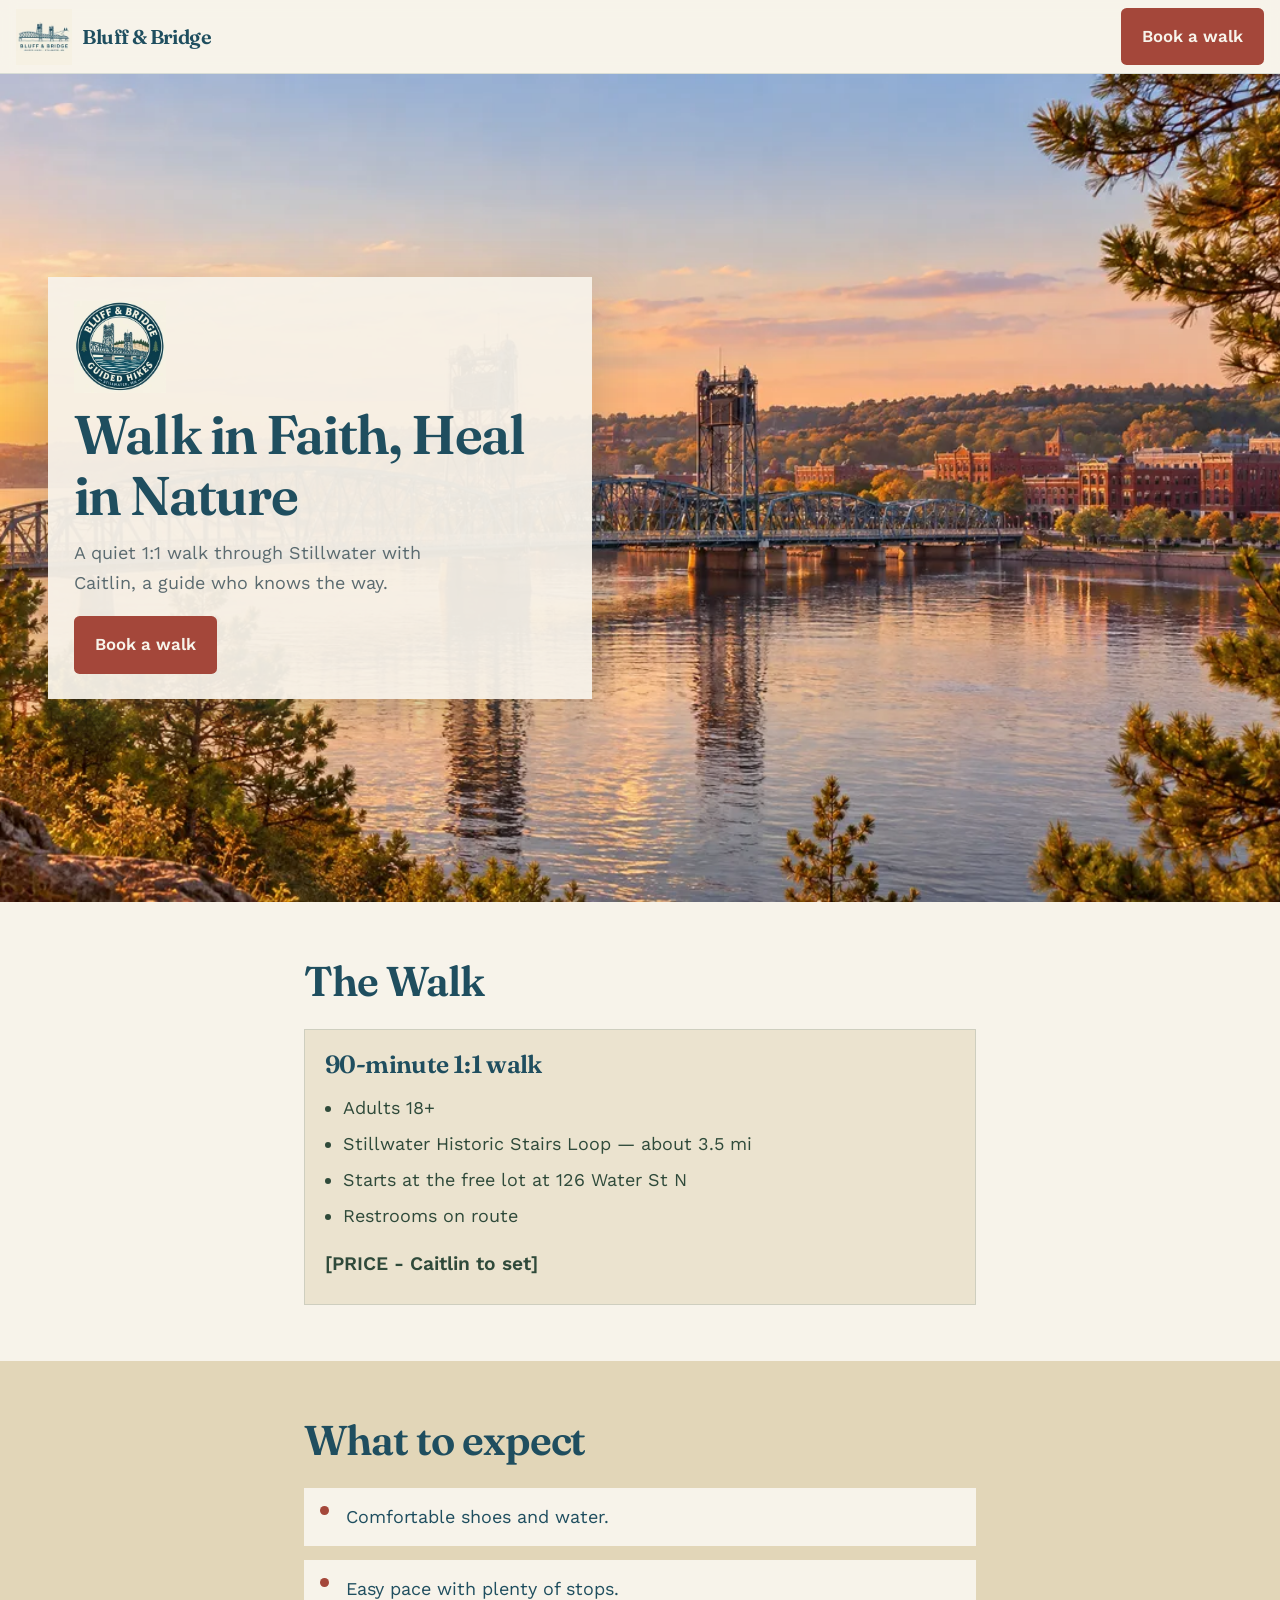
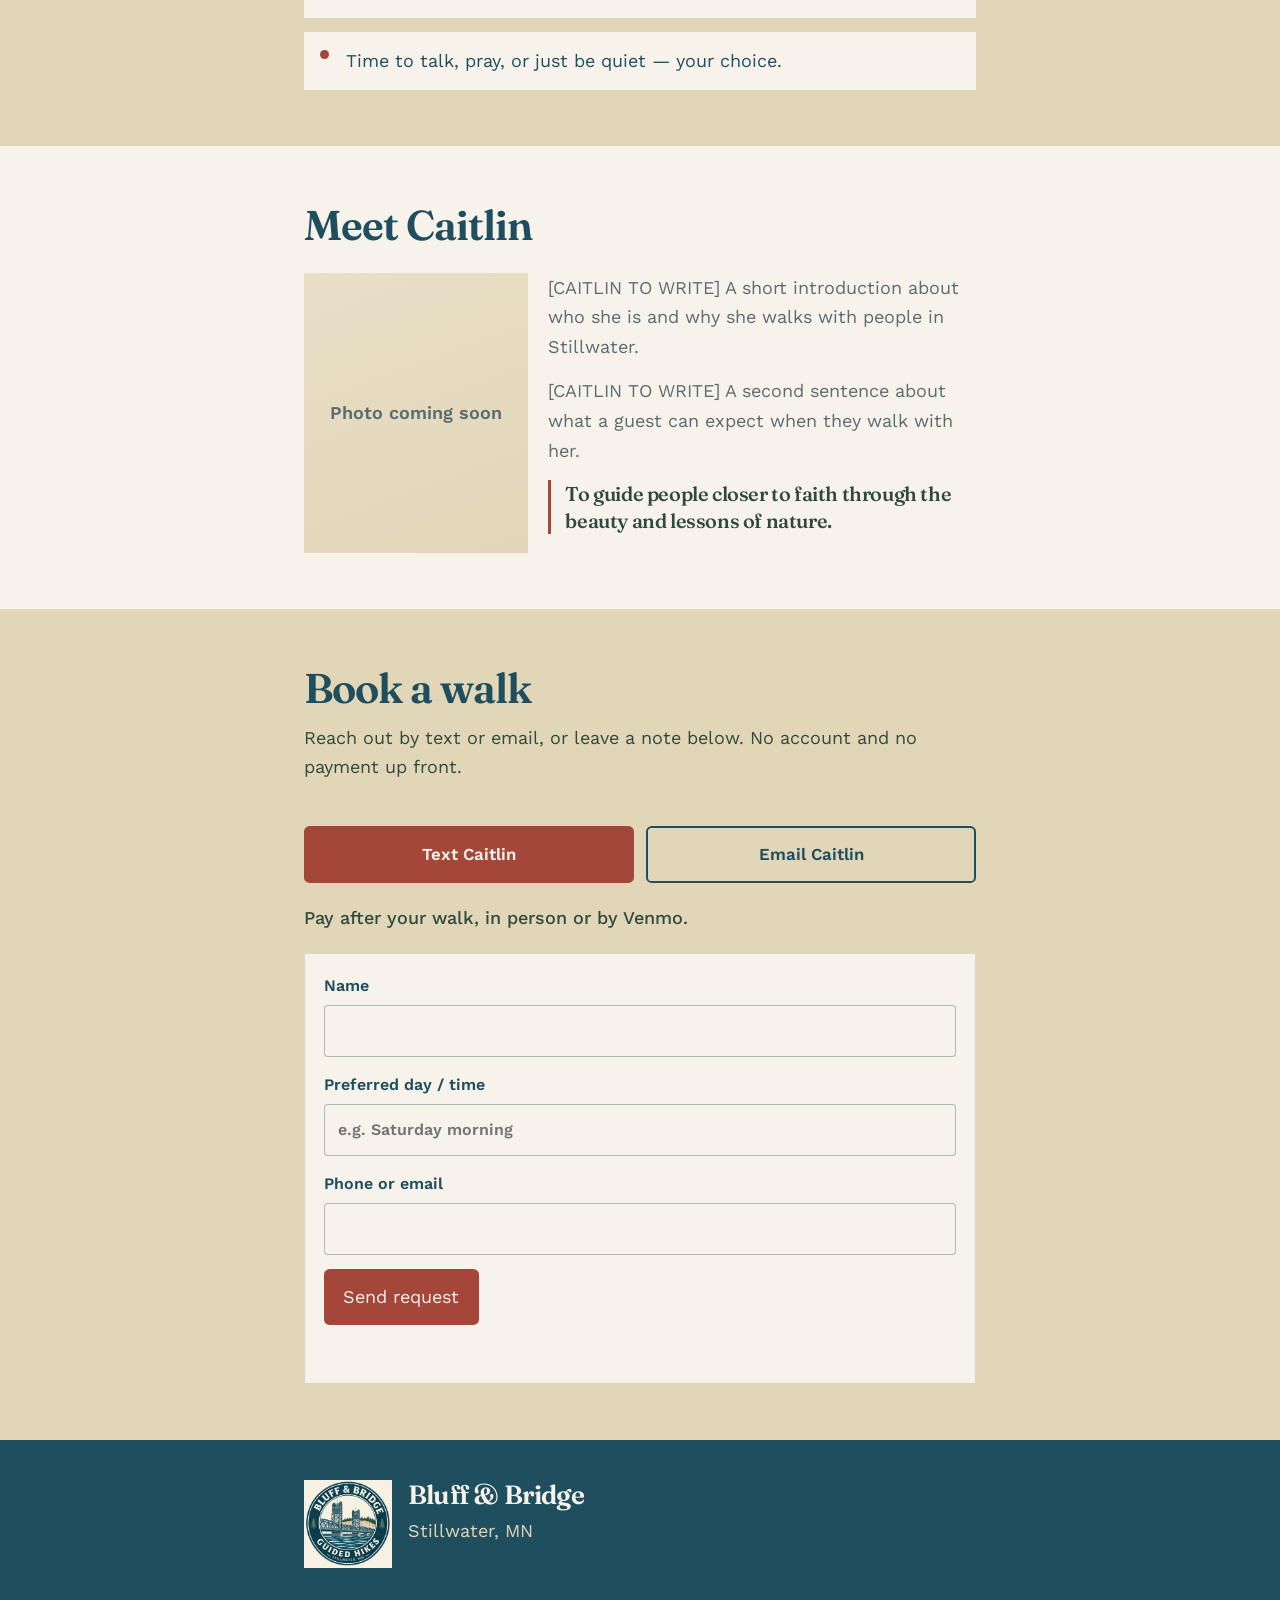
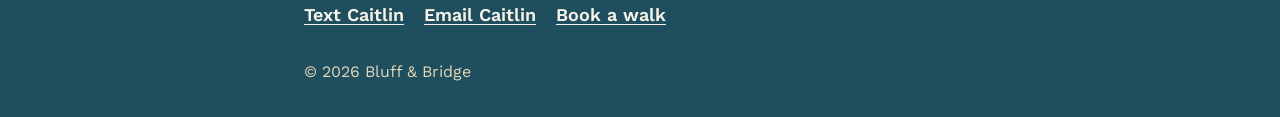
<file: index.html>
<!DOCTYPE html>
<html lang="en">
<head>
  <meta charset="utf-8">
  <meta name="viewport" content="width=device-width, initial-scale=1">
  <title>Bluff &amp; Bridge — 1:1 faith walks in Stillwater</title>
  <meta name="description" content="A quiet 1:1 walk through Stillwater with Caitlin. Walk in faith, heal in nature. Book a 90-minute guided walk on the Historic Stairs Loop.">
  <meta name="theme-color" content="#1F4E5F">
  <link rel="icon" href="images/favicon.ico" sizes="any">
  <link rel="icon" type="image/png" sizes="32x32" href="images/favicon-32.png">
  <link rel="icon" type="image/png" sizes="16x16" href="images/favicon-16.png">
  <link rel="apple-touch-icon" href="images/apple-touch-icon.png">
  <meta property="og:title" content="Bluff &amp; Bridge — Walk in Faith, Heal in Nature">
  <meta property="og:description" content="A quiet 1:1 walk through Stillwater with Caitlin, a guide who knows the way.">
  <meta property="og:type" content="website">
  <meta property="og:image" content="images/og-badge-1200.jpg">
  <meta property="og:image:type" content="image/jpeg">
  <meta property="og:image:width" content="1200">
  <meta property="og:image:height" content="1200">
  <meta property="og:image:alt" content="Circular emblem with a river bluff, a bridge, and pine trees.">
  <meta name="twitter:card" content="summary_large_image">
  <meta name="twitter:title" content="Bluff &amp; Bridge — Walk in Faith, Heal in Nature">
  <meta name="twitter:description" content="A quiet 1:1 walk through Stillwater with Caitlin, a guide who knows the way.">
  <meta name="twitter:image" content="images/og-badge-1200.jpg">
  <meta name="twitter:image:alt" content="Circular emblem with a river bluff, a bridge, and pine trees.">
  <link rel="stylesheet" href="css/fonts.css">
  <link rel="stylesheet" href="css/styles.css">
</head>
<body id="top">
  <a class="skip-link" href="#main">Skip to content</a>
  <header class="site-header">
    <a class="brand" href="#top">
      <picture>
        <source type="image/webp" srcset="images/logo-monoline-128.webp 128w, images/logo-monoline-256.webp 256w" sizes="56px">
        <img src="images/logo-monoline-256.png" width="256" height="256" alt="" role="presentation">
      </picture>
      <span class="site-name brand-name">Bluff &amp; Bridge</span>
    </a>
    <nav class="header-nav" aria-label="Primary">
      <a class="button button-clay" href="#book">Book a walk</a>
    </nav>
  </header>

  <main id="main">
    <section class="hero" aria-labelledby="hero-title">
      <picture class="hero-photo">
        <source
          type="image/webp"
          srcset="images/hero-960.webp 960w, images/hero-1600.webp 1600w, images/hero-2400.webp 2400w"
          sizes="100vw">
        <img
          src="images/hero-1600.jpg"
          srcset="images/hero-960.jpg 960w, images/hero-1600.jpg 1600w, images/hero-2400.jpg 2400w"
          sizes="100vw"
          width="2400"
          height="1029"
          alt="A pale morning sky over a wide river, with a wooded bluff on the left, a steel truss bridge downstream, and pines along the near bank."
          fetchpriority="high"
          decoding="async">
      </picture>
      <div class="hero-scrim">
        <picture>
          <source type="image/webp" srcset="images/logo-badge-256.webp 256w, images/logo-badge-512.webp 512w" sizes="88px">
          <img class="hero-badge" src="images/logo-badge-512.png" width="512" height="512" alt="Circular emblem with a river bluff, a bridge, and pine trees">
        </picture>
        <h1 id="hero-title">Walk in Faith, Heal in Nature</h1>
        <p class="lede">A quiet 1:1 walk through Stillwater with Caitlin, a guide who knows the way.</p>
        <div class="hero-actions">
          <a class="button button-clay" href="#book">Book a walk</a>
        </div>
      </div>
    </section>

    <section class="band" id="the-walk" aria-labelledby="walk-title">
      <div class="wrap">
        <div class="section-head">
          <h2 id="walk-title">The Walk</h2>
        </div>
        <article class="walk-card">
          <h3>90-minute 1:1 walk</h3>
          <ul class="walk-details">
            <li>Adults 18+</li>
            <li>Stillwater Historic Stairs Loop — about 3.5 mi</li>
            <li>Starts at the free lot at 126 Water St N</li>
            <li>Restrooms on route</li>
          </ul>
          <p class="price">[PRICE - Caitlin to set]</p>
        </article>
      </div>
    </section>

    <section class="band band-sand" id="expect" aria-labelledby="expect-title">
      <div class="wrap">
        <div class="section-head">
          <h2 id="expect-title">What to expect</h2>
        </div>
        <ul class="expect-list">
          <li>Comfortable shoes and water.</li>
          <li>Easy pace with plenty of stops.</li>
          <li>Time to talk, pray, or just be quiet — your choice.</li>
        </ul>
      </div>
    </section>

    <section class="band" id="caitlin" aria-labelledby="caitlin-title">
      <div class="wrap meet">
        <div class="section-head">
          <h2 id="caitlin-title">Meet Caitlin</h2>
        </div>
        <div class="meet-layout">
          <div class="photo-placeholder" role="img" aria-label="Photo of Caitlin — placeholder until a photo is added">
            <span>Photo coming soon</span>
          </div>
          <div class="meet-copy">
            <p>[CAITLIN TO WRITE] A short introduction about who she is and why she walks with people in Stillwater.</p>
            <p>[CAITLIN TO WRITE] A second sentence about what a guest can expect when they walk with her.</p>
            <p class="mission">To guide people closer to faith through the beauty and lessons of nature.</p>
          </div>
        </div>
      </div>
    </section>

    <section class="band band-sand" id="book" aria-labelledby="book-title">
      <div class="wrap book">
        <div class="section-head">
          <h2 id="book-title">Book a walk</h2>
          <p class="lede">Reach out by text or email, or leave a note below. No account and no payment up front.</p>
        </div>
        <div class="contact-actions">
          <a class="button button-clay button-wide" href="sms:[PHONE]">Text Caitlin</a>
          <a class="button button-quiet button-wide" href="mailto:[EMAIL]">Email Caitlin</a>
        </div>
        <p class="pay-note">Pay after your walk, in person or by Venmo.</p>
        <form
          class="book-form"
          id="book-form"
          action="mailto:[EMAIL]?subject=Walk%20request"
          method="post"
          enctype="text/plain"
          data-endpoint="[FORM_ENDPOINT]">
          <label>
            Name
            <input name="name" type="text" autocomplete="name" required>
          </label>
          <label>
            Preferred day / time
            <input name="preferred" type="text" autocomplete="off" required placeholder="e.g. Saturday morning">
          </label>
          <label>
            Phone or email
            <input name="contact" type="text" autocomplete="on" required>
          </label>
          <button class="button button-clay" type="submit">Send request</button>
          <p class="form-status" id="book-status" role="status"></p>
        </form>
      </div>
    </section>
  </main>

  <footer class="site-footer">
    <div class="wrap">
      <div class="footer-brand">
        <picture>
          <source type="image/webp" srcset="images/logo-badge-256.webp 256w, images/logo-badge-512.webp 512w" sizes="96px">
          <img class="footer-badge" src="images/logo-badge-512.png" width="512" height="512" alt="Circular emblem with a river bluff, a bridge, and pine trees">
        </picture>
        <div>
          <p class="site-name footer-name">Bluff &amp; Bridge</p>
          <p class="footer-copy">Stillwater, MN</p>
        </div>
      </div>
      <nav class="footer-nav" aria-label="Contact">
        <a href="sms:[PHONE]">Text Caitlin</a>
        <a href="mailto:[EMAIL]">Email Caitlin</a>
        <a href="#book">Book a walk</a>
      </nav>
      <p class="legal">© <span id="year">2026</span> <span class="site-name">Bluff &amp; Bridge</span></p>
    </div>
  </footer>
  <script src="js/site.js"></script>
</body>
</html>
</file>
<file: css/fonts.css>
@font-face {
  font-family: "Fraunces";
  font-style: normal;
  font-weight: 500 700;
  font-display: swap;
  src: url("../fonts/fraunces.woff2") format("woff2");
  unicode-range: U+0000-00FF, U+0131, U+0152-0153, U+02BB-02BC, U+02C6, U+02DA, U+02DC, U+0304, U+0308, U+0329, U+2000-206F, U+20AC, U+2122, U+2191, U+2193, U+2212, U+2215, U+FEFF, U+FFFD;
}

@font-face {
  font-family: "Work Sans";
  font-style: normal;
  font-weight: 400 600;
  font-display: swap;
  src: url("../fonts/work-sans.woff2") format("woff2");
  unicode-range: U+0000-00FF, U+0131, U+0152-0153, U+02BB-02BC, U+02C6, U+02DA, U+02DC, U+0304, U+0308, U+0329, U+2000-206F, U+20AC, U+2122, U+2191, U+2193, U+2212, U+2215, U+FEFF, U+FFFD;
}
</file>
<file: css/styles.css>
:root {
  --tide: #1f4e5f;
  --slate: #5b6b70;
  --sand: #e2d6b8;
  --clay: #a4473a;
  --pine: #2f4a3a;
  --paper: #f7f3ea;
  --display: "Fraunces", "Iowan Old Style", Palatino, "Palatino Linotype", serif;
  --body: "Work Sans", "Avenir Next", "Segoe UI", sans-serif;
  --measure: 40rem;
  --header: 4.5rem;
}

*,
*::before,
*::after {
  box-sizing: border-box;
}

html {
  scroll-behavior: smooth;
}

body {
  margin: 0;
  background: var(--paper);
  color: var(--tide);
  font-family: var(--body);
  font-size: 1.125rem;
  font-weight: 400;
  line-height: 1.65;
}

img {
  max-width: 100%;
  height: auto;
}

a {
  color: var(--tide);
}

a:hover {
  color: var(--clay);
}

:focus-visible {
  outline: 3px solid var(--tide);
  outline-offset: 3px;
}

.skip-link {
  position: absolute;
  left: 1rem;
  top: 0;
  transform: translateY(-120%);
  z-index: 20;
  background: var(--paper);
  color: var(--tide);
  padding: 0.7rem 1rem;
  font-weight: 600;
  min-height: 44px;
}

.skip-link:focus {
  transform: none;
}

h1,
h2,
h3 {
  font-family: var(--display);
  font-optical-sizing: auto;
  font-weight: 620;
  letter-spacing: -0.025em;
  line-height: 1.12;
  color: var(--tide);
  margin: 0;
}

p {
  margin: 0;
}

.lede {
  color: var(--slate);
}

.wrap {
  width: min(var(--measure), calc(100% - 2rem));
  margin-inline: auto;
}

.site-header {
  position: sticky;
  top: 0;
  z-index: 8;
  display: flex;
  align-items: center;
  justify-content: space-between;
  gap: 1rem;
  min-height: var(--header);
  padding: 0.5rem 1rem;
  background: color-mix(in srgb, var(--paper) 92%, transparent);
  backdrop-filter: blur(8px);
  border-bottom: 1px solid color-mix(in srgb, var(--tide) 14%, transparent);
}

.brand {
  display: flex;
  align-items: center;
  gap: 0.65rem;
  color: var(--tide);
  text-decoration: none;
  min-height: 44px;
}

.brand:hover {
  color: var(--tide);
}

.brand img {
  width: 3.5rem;
  height: 3.5rem;
  display: block;
}

.brand-name,
.site-name.brand-name {
  display: block;
  font-family: var(--display);
  font-size: 1.25rem;
  font-weight: 620;
  letter-spacing: -0.03em;
  line-height: 1.1;
}

.header-nav .button {
  min-height: 44px;
}

.hero {
  position: relative;
  isolation: isolate;
  display: flex;
  align-items: flex-end;
  min-height: calc(100svh - var(--header));
  padding: 1.25rem 1rem 1.75rem;
  overflow: hidden;
}

.hero-photo {
  position: absolute;
  inset: 0;
  z-index: -1;
  display: block;
  margin: 0;
}

.hero-photo img {
  width: 100%;
  height: 100%;
  object-fit: cover;
  object-position: 86% 0%;
}

.hero-scrim {
  width: min(34rem, 100%);
  padding: 1.15rem 1.2rem 1.3rem;
  background: color-mix(in srgb, var(--paper) 94%, transparent);
  box-shadow: 0 18px 50px color-mix(in srgb, var(--tide) 22%, transparent);
}

.hero-badge {
  width: 5rem;
  height: 5rem;
  display: block;
  margin-bottom: 0.75rem;
}

.hero h1 {
  font-size: clamp(2.1rem, 8vw, 3.4rem);
  max-width: 14ch;
  margin-bottom: 0.7rem;
}

.hero .lede {
  max-width: 32ch;
  font-size: 1.125rem;
  margin-bottom: 1.15rem;
}

.hero-actions {
  display: flex;
  flex-wrap: wrap;
  gap: 0.65rem;
}

.button {
  display: inline-flex;
  align-items: center;
  justify-content: center;
  text-decoration: none;
  font-weight: 600;
  font-size: 1.05rem;
  padding: 0.8rem 1.2rem;
  min-height: 44px;
  border-radius: 0.35rem;
  border: 2px solid transparent;
  cursor: pointer;
}

.button-wide {
  width: 100%;
}

.button-clay {
  background: var(--clay);
  color: var(--paper);
}

.button-clay:hover {
  background: var(--pine);
  color: var(--paper);
}

.button-quiet {
  background: transparent;
  color: var(--tide);
  border-color: var(--tide);
}

.button-quiet:hover {
  background: var(--tide);
  color: var(--paper);
}

.band {
  padding: 3.5rem 0;
  scroll-margin-top: calc(var(--header) + 0.5rem);
}

.band-sand {
  background: var(--sand);
}

.band-sand .lede {
  color: var(--pine);
}

.section-head {
  margin-bottom: 1.5rem;
}

.section-head h2 {
  font-size: clamp(1.85rem, 5vw, 2.6rem);
}

.section-head .lede {
  margin-top: 0.7rem;
}

.walk-card {
  background: color-mix(in srgb, var(--sand) 55%, var(--paper));
  border: 1px solid color-mix(in srgb, var(--tide) 14%, transparent);
  padding: 1.35rem 1.25rem 1.5rem;
}

.walk-card h3 {
  font-size: 1.55rem;
  margin-bottom: 0.85rem;
}

.walk-details {
  margin: 0 0 1.1rem;
  padding-left: 1.15rem;
  color: var(--pine);
}

.walk-details li + li {
  margin-top: 0.4rem;
}

.price {
  color: var(--pine);
  font-weight: 600;
  font-size: 1.2rem;
}

.expect-list {
  list-style: none;
  margin: 0;
  padding: 0;
  display: grid;
  gap: 0.85rem;
}

.expect-list li {
  position: relative;
  padding: 0.9rem 1rem 0.9rem 2.6rem;
  background: var(--paper);
  color: var(--tide);
  min-height: 44px;
}

.expect-list li::before {
  content: "";
  position: absolute;
  left: 1rem;
  top: 1.15rem;
  width: 0.55rem;
  height: 0.55rem;
  border-radius: 50%;
  background: var(--clay);
}

.meet-layout {
  display: grid;
  gap: 1.25rem;
}

.photo-placeholder {
  display: grid;
  place-items: center;
  aspect-ratio: 4 / 5;
  max-width: 18rem;
  width: 100%;
  background:
    linear-gradient(160deg, color-mix(in srgb, var(--sand) 70%, var(--paper)), var(--sand)),
    repeating-linear-gradient(
      -18deg,
      transparent,
      transparent 10px,
      color-mix(in srgb, var(--tide) 6%, transparent) 10px,
      color-mix(in srgb, var(--tide) 6%, transparent) 11px
    );
  color: var(--slate);
  font-weight: 600;
  text-align: center;
  padding: 1rem;
}

.meet-copy {
  display: grid;
  gap: 0.9rem;
}

.meet-copy p {
  color: var(--slate);
}

.mission {
  color: var(--pine) !important;
  font-family: var(--display);
  font-size: 1.25rem;
  font-weight: 560;
  letter-spacing: -0.02em;
  line-height: 1.35;
  border-left: 3px solid var(--clay);
  padding-left: 0.9rem;
}

.book {
  display: grid;
  gap: 1.25rem;
}

.contact-actions {
  display: grid;
  gap: 0.75rem;
}

.pay-note {
  color: var(--pine);
  font-weight: 500;
}

.book-form {
  display: grid;
  gap: 0.9rem;
  background: var(--paper);
  padding: 1.2rem;
  border: 1px solid color-mix(in srgb, var(--tide) 16%, transparent);
}

label {
  display: grid;
  gap: 0.35rem;
  font-weight: 600;
  font-size: 1rem;
}

input {
  font: inherit;
  color: var(--tide);
  background: var(--paper);
  border: 1px solid color-mix(in srgb, var(--tide) 35%, transparent);
  padding: 0.75rem 0.8rem;
  width: 100%;
  min-height: 44px;
  border-radius: 0.25rem;
}

.book-form button {
  justify-self: stretch;
  font: inherit;
  border: 0;
  width: 100%;
}

.form-status {
  min-height: 1.4em;
  font-weight: 500;
  color: var(--pine);
}

.site-footer {
  background: var(--tide);
  color: var(--paper);
  padding: 2.5rem 0 2rem;
}

.site-footer a {
  color: var(--paper);
  text-decoration: underline;
  text-underline-offset: 0.15em;
  min-height: 44px;
  display: inline-flex;
  align-items: center;
}

.site-footer a:hover {
  color: var(--sand);
}

.site-footer :focus-visible {
  outline-color: var(--paper);
}

.footer-brand {
  display: flex;
  gap: 1rem;
  align-items: flex-start;
}

.footer-badge {
  width: 5.5rem;
  height: 5.5rem;
  flex: none;
  display: block;
  background: var(--paper);
}

.footer-name {
  font-family: var(--display);
  font-size: 1.65rem;
  font-weight: 620;
  letter-spacing: -0.03em;
  line-height: 1.1;
  margin-bottom: 0.4rem;
}

.footer-copy {
  color: var(--sand);
}

.footer-nav {
  display: flex;
  flex-wrap: wrap;
  gap: 0.5rem 1.25rem;
  margin-top: 1.5rem;
  font-weight: 600;
}

.legal {
  margin-top: 1.4rem;
  color: var(--sand);
  font-size: 1rem;
}

@media (min-width: 720px) {
  .wrap {
    width: min(42rem, calc(100% - 3rem));
  }

  .hero {
    align-items: center;
    padding: 2.5rem 3rem;
  }

  .hero-scrim {
    padding: 1.5rem 1.6rem 1.6rem;
  }

  .hero-badge {
    width: 5.75rem;
    height: 5.75rem;
  }

  .meet-layout {
    grid-template-columns: 14rem 1fr;
    align-items: start;
  }

  .contact-actions {
    grid-template-columns: 1fr 1fr;
  }

  .book-form button {
    justify-self: start;
    width: auto;
  }
}

@media (prefers-reduced-motion: reduce) {
  html {
    scroll-behavior: auto;
  }
}
</file>
